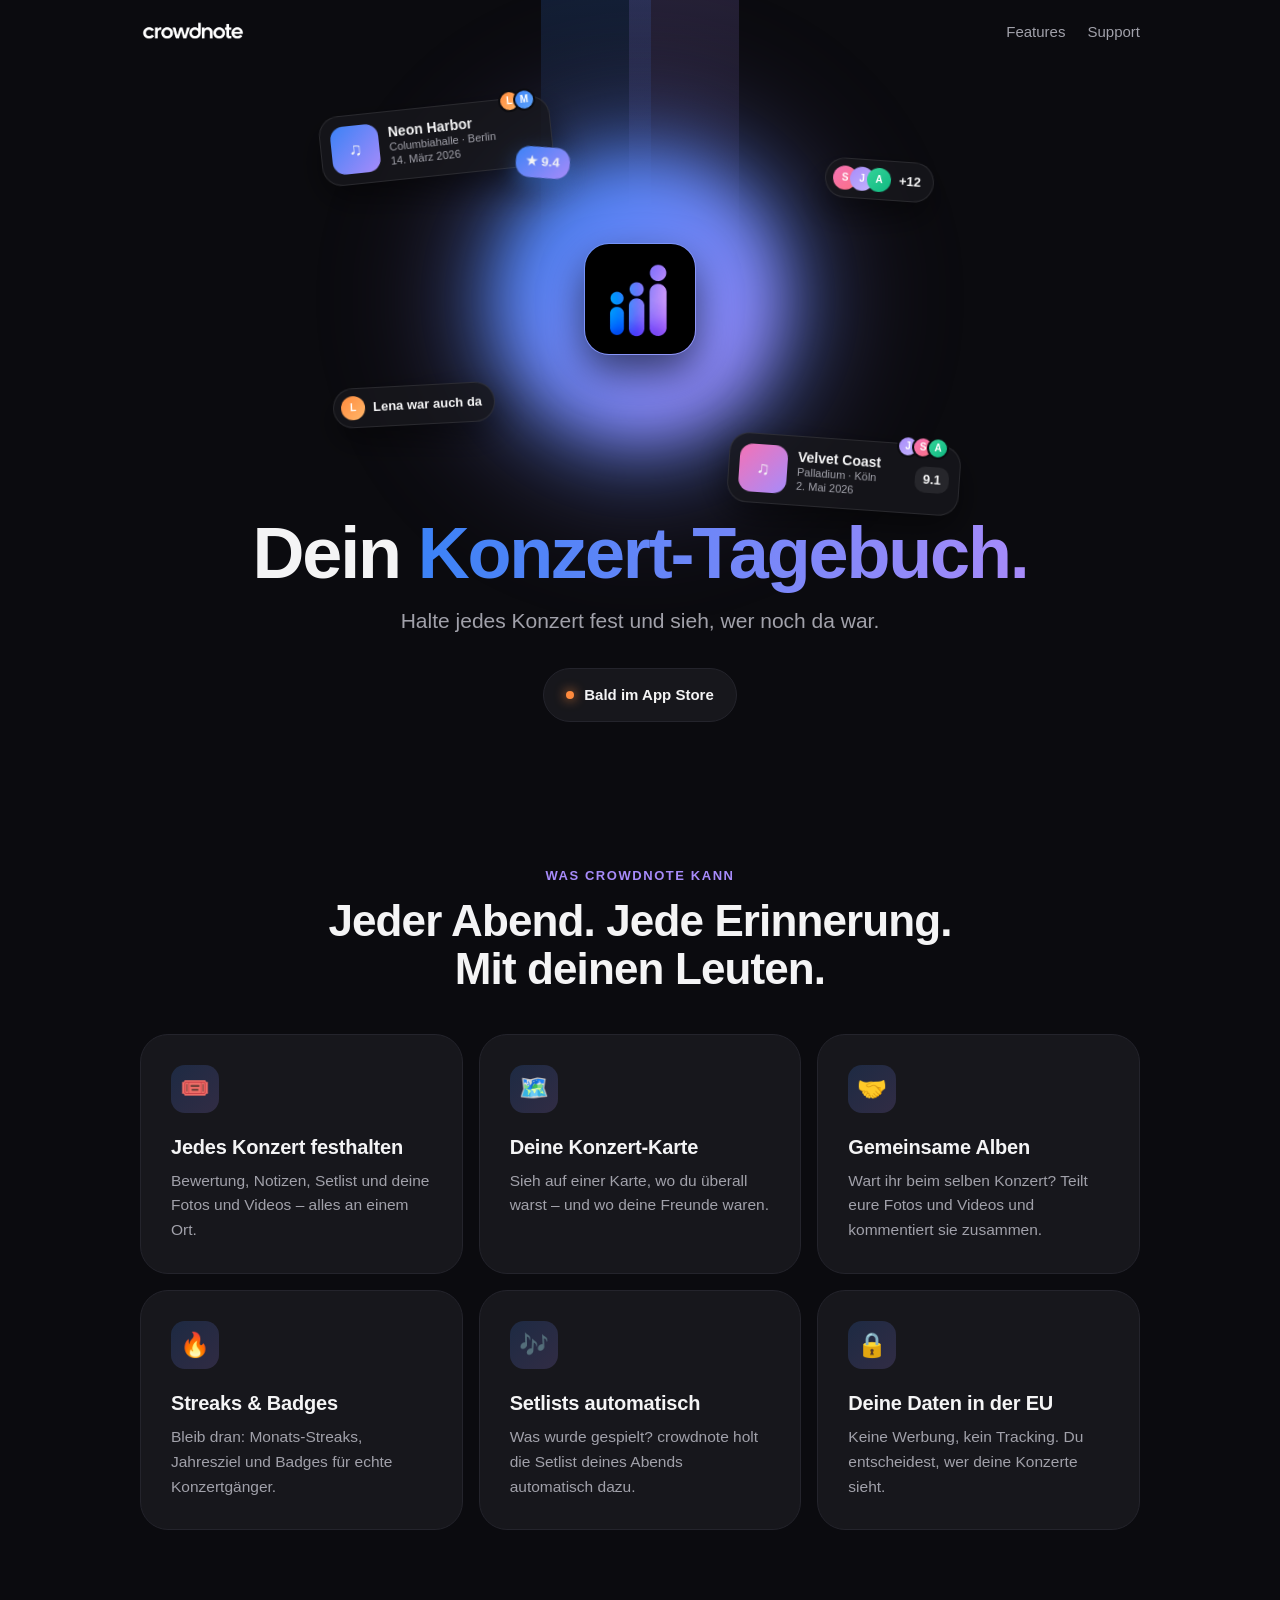
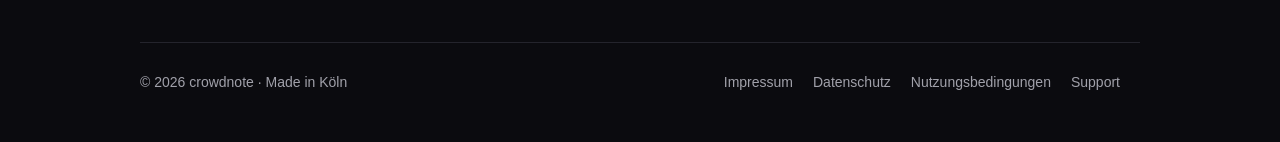
<file: index.html>
<!doctype html>
<html lang="de"><head><meta charset="utf-8">
<meta name="viewport" content="width=device-width,initial-scale=1">
<title>crowdnote – Dein Konzert-Tagebuch</title>
<meta name="description" content="Halte jedes Konzert fest und sieh, wer noch da war.">
<meta name="theme-color" content="#0B0B0F">
<meta property="og:title" content="crowdnote – Dein Konzert-Tagebuch">
<meta property="og:description" content="Halte jedes Konzert fest und sieh, wer noch da war.">
<meta property="og:image" content="https://crowdnote.de/icon.png">
<link rel="icon" type="image/png" sizes="32x32" href="/favicon-32.png">
<link rel="icon" type="image/png" sizes="512x512" href="/icon.png">
<link rel="apple-touch-icon" href="/apple-touch-icon.png">
<link rel="stylesheet" href="/style.css?v=83e5bb01">
<script>document.documentElement.classList.add("js")</script>
</head><body>
<header class="top"><div class="wrap"><a href="/"><img src="/wordmark.png" alt="crowdnote"></a>
<nav><a href="#features">Features</a><a href="/support/">Support</a></nav></div></header>
<main>
<section class="hero"><div class="wrap">
<div class="stage" aria-hidden="true">
  <div class="cone l"></div><div class="cone r"></div><div class="glow"></div>
  <div class="mark"><img src="/icon.png" alt=""></div>
  <div class="float f1"><div class="tcard"><div class="art" style="background:linear-gradient(135deg,#3B82F6,#A78BFA)">♫</div><div class="info"><b>Neon Harbor</b><small>Columbiahalle · Berlin</small><small>14. März 2026</small></div><div class="friends"><span class="av" style="background:linear-gradient(135deg,#FF8A3D,#FFB86B);animation-delay:.9s">L</span><span class="av" style="background:linear-gradient(135deg,#3B82F6,#60A5FA);animation-delay:1.02s">M</span></div><div class="sticker"><div class="bubble">★ 9.4</div></div></div></div>
  <div class="float f2"><div class="chip"><span class="stack"><span class="av" style="background:linear-gradient(135deg,#F472B6,#FB7185);">S</span><span class="av" style="background:linear-gradient(135deg,#A78BFA,#C4B5FD);">J</span><span class="av" style="background:linear-gradient(135deg,#34D399,#10B981);">A</span></span>+12</div></div>
  <div class="float f3"><div class="chip"><span class="av" style="background:linear-gradient(135deg,#FF8A3D,#FFB86B);">L</span>Lena war auch da</div></div>
  <div class="float f4"></div>
</div>
<h1 class="up" style="--d:.25s">Dein <span class="grad">Konzert-Tagebuch.</span></h1>
<p class="sub up" style="--d:.35s">Halte jedes Konzert fest und sieh, wer noch da war.</p>
<div class="up" style="--d:.45s"><span class="badge"><span class="dot"></span>Bald im App Store</span></div>
</div></section>

<section class="block" id="features"><div class="wrap">
<div class="kicker reveal">Was crowdnote kann</div>
<h2 class="title reveal" style="--d:.05s">Jeder Abend. Jede Erinnerung. Mit deinen Leuten.</h2>
<div class="features">
<div class="card reveal" style="--d:.05s"><div class="icon">🎟️</div><h3>Jedes Konzert festhalten</h3><p>Bewertung, Notizen, Setlist und deine Fotos und Videos – alles an einem Ort.</p></div>
<div class="card reveal" style="--d:.15s"><div class="icon">🗺️</div><h3>Deine Konzert-Karte</h3><p>Sieh auf einer Karte, wo du überall warst – und wo deine Freunde waren.</p></div>
<div class="card reveal" style="--d:.25s"><div class="icon">🤝</div><h3>Gemeinsame Alben</h3><p>Wart ihr beim selben Konzert? Teilt eure Fotos und Videos und kommentiert sie zusammen.</p></div>
<div class="card reveal" style="--d:.05s"><div class="icon">🔥</div><h3>Streaks & Badges</h3><p>Bleib dran: Monats-Streaks, Jahresziel und Badges für echte Konzertgänger.</p></div>
<div class="card reveal" style="--d:.15s"><div class="icon">🎶</div><h3>Setlists automatisch</h3><p>Was wurde gespielt? crowdnote holt die Setlist deines Abends automatisch dazu.</p></div>
<div class="card reveal" style="--d:.25s"><div class="icon">🔒</div><h3>Deine Daten in der EU</h3><p>Keine Werbung, kein Tracking. Du entscheidest, wer deine Konzerte sieht.</p></div>
</div>
</div></section>

</main>
<div class="wrap"><footer><span>© 2026 crowdnote · Made in Köln</span>
<nav><a href="/impressum/">Impressum</a><a href="/datenschutz/">Datenschutz</a><a href="/nutzungsbedingungen/">Nutzungsbedingungen</a><a href="/support/">Support</a></nav></footer></div>
<script src="/site.js?v=83e5bb01"></script>
</body></html>
</file>
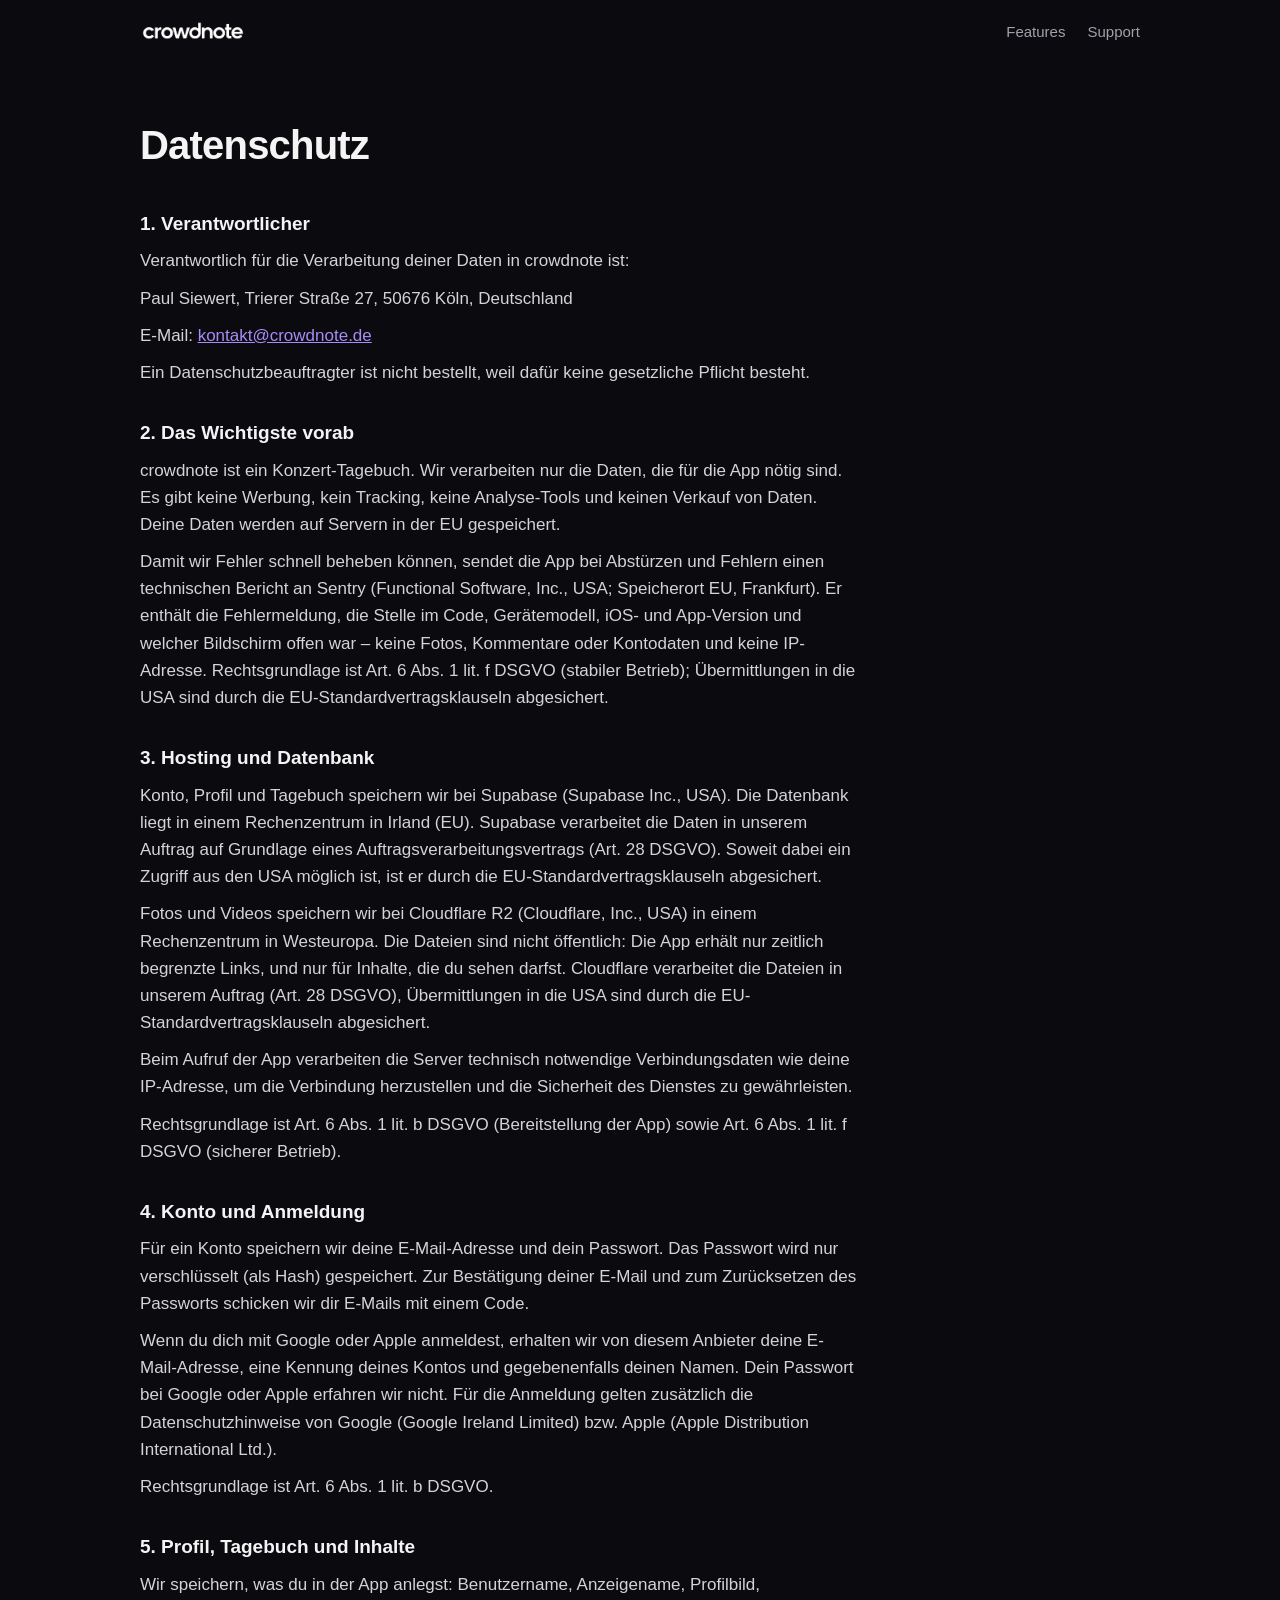
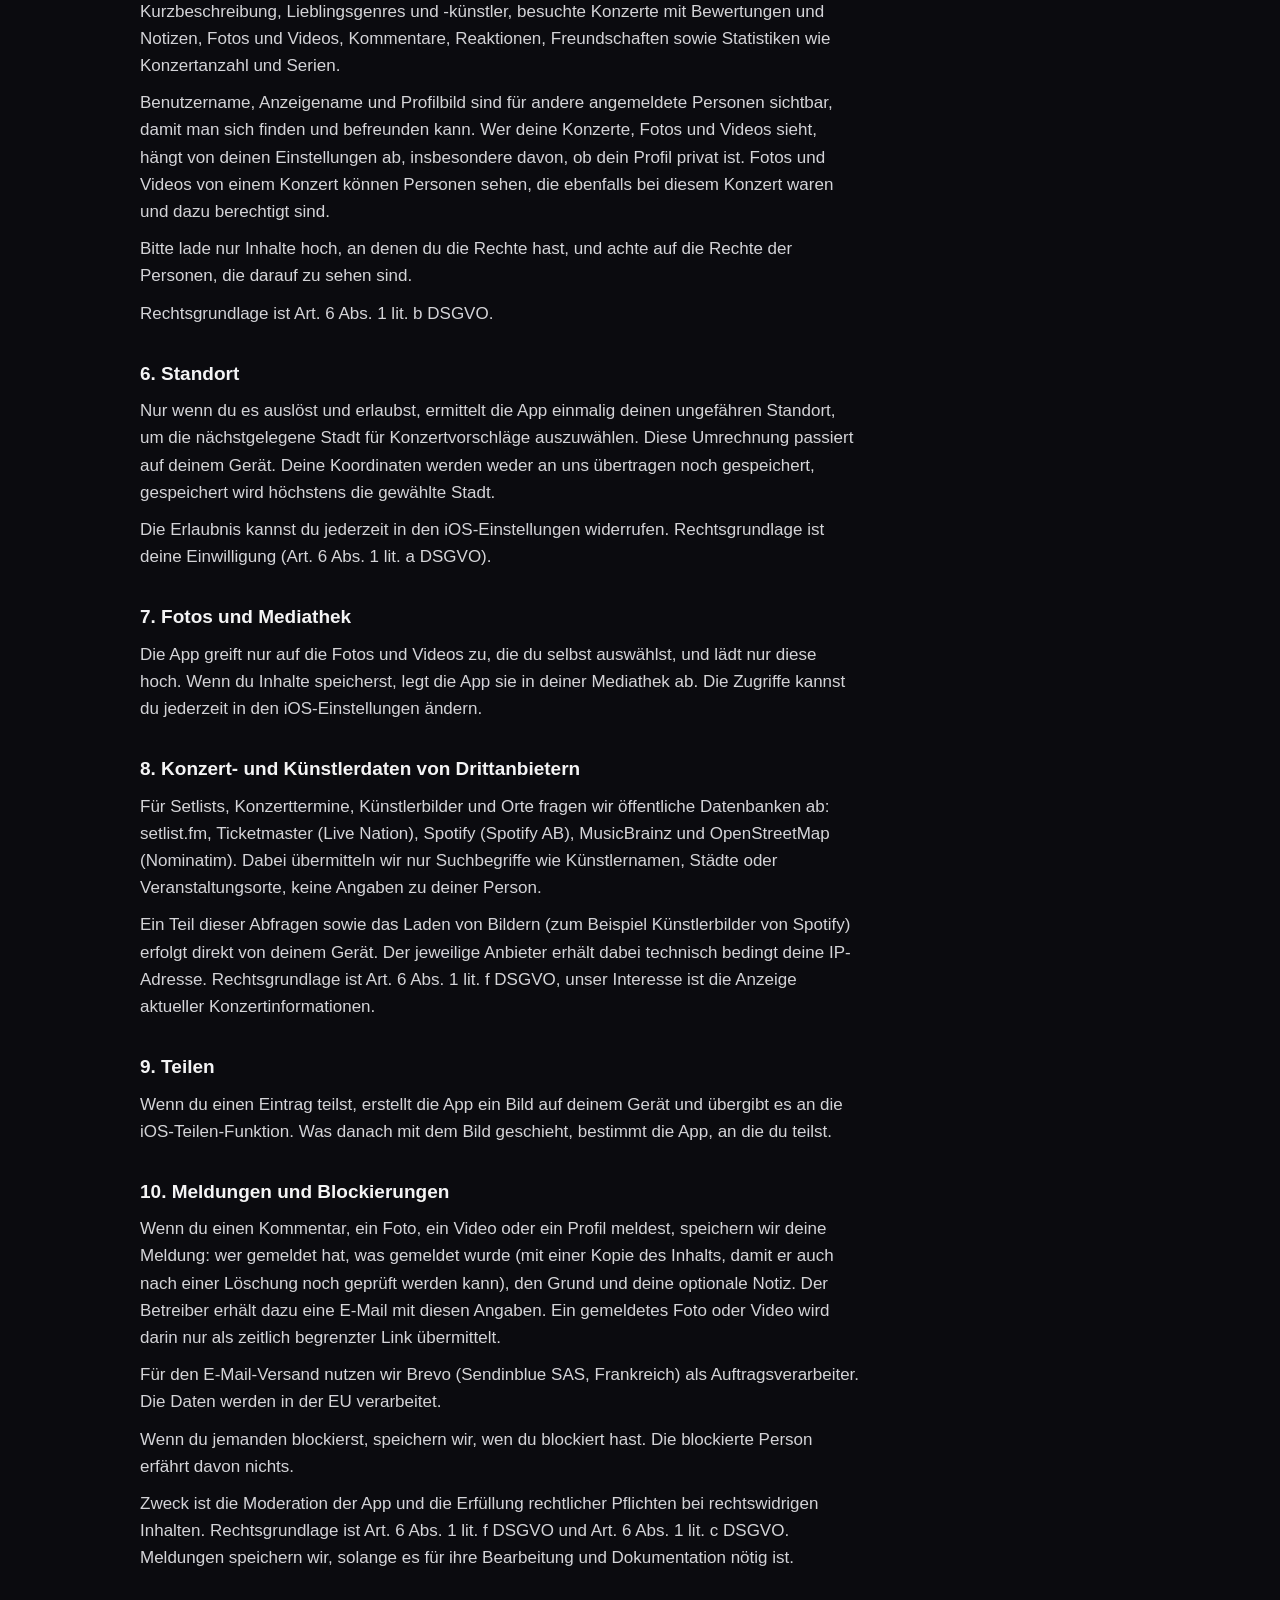
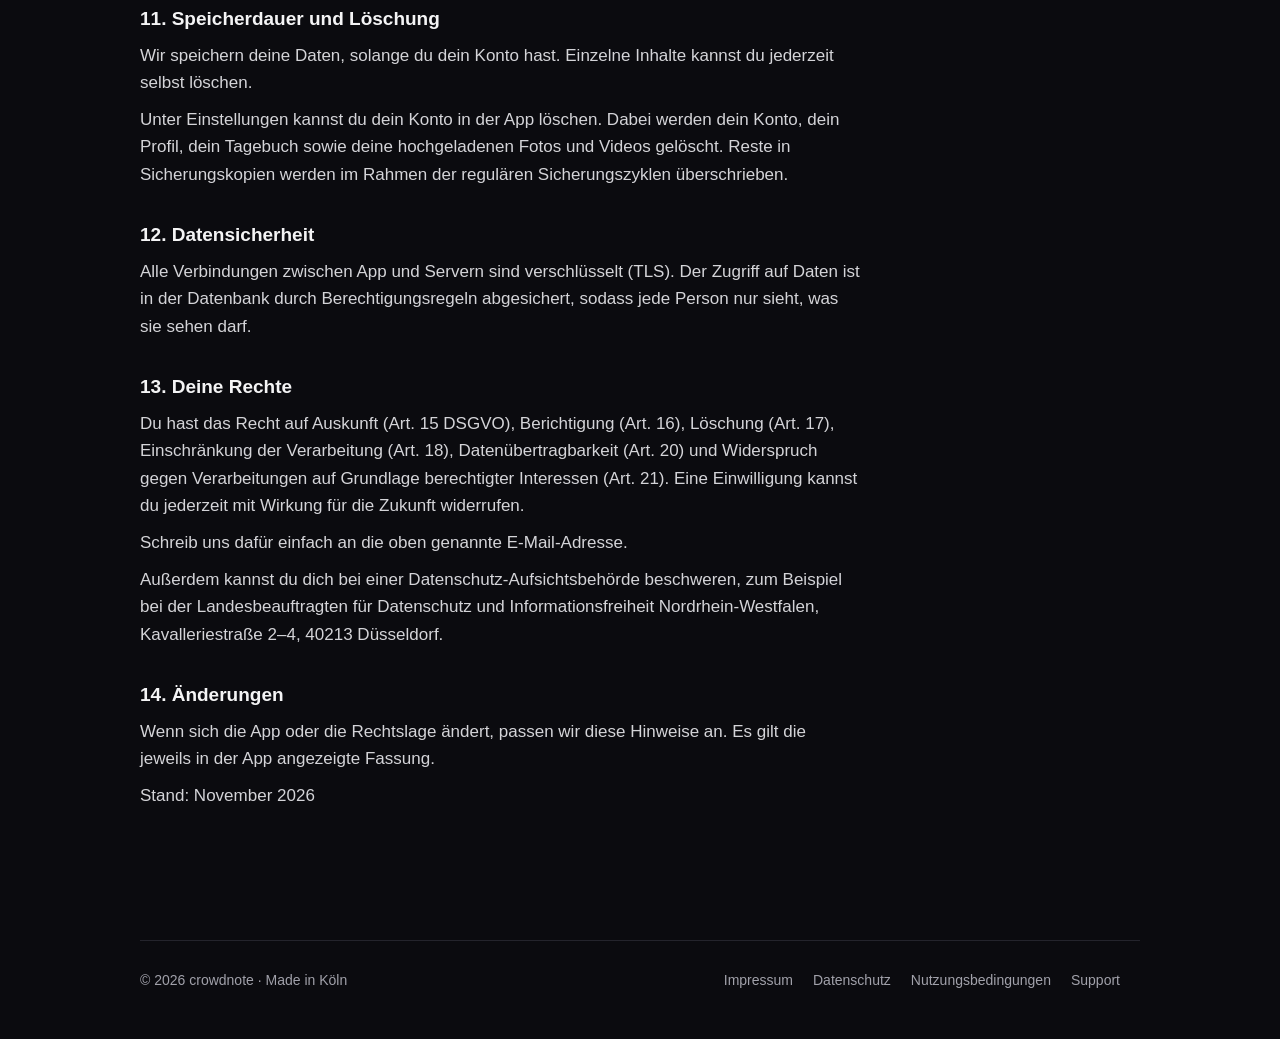
<file: datenschutz/index.html>
<!doctype html>
<html lang="de"><head><meta charset="utf-8">
<meta name="viewport" content="width=device-width,initial-scale=1">
<title>Datenschutz – crowdnote</title>
<meta name="description" content="Datenschutz von crowdnote">
<meta name="theme-color" content="#0B0B0F">
<meta property="og:title" content="Datenschutz – crowdnote">
<meta property="og:description" content="Datenschutz von crowdnote">
<meta property="og:image" content="https://crowdnote.de/icon.png">
<link rel="icon" type="image/png" sizes="32x32" href="/favicon-32.png">
<link rel="icon" type="image/png" sizes="512x512" href="/icon.png">
<link rel="apple-touch-icon" href="/apple-touch-icon.png">
<link rel="stylesheet" href="/style.css?v=83e5bb01">
<script>document.documentElement.classList.add("js")</script>
</head><body>
<header class="top"><div class="wrap"><a href="/"><img src="/wordmark.png" alt="crowdnote"></a>
<nav><a href="/#features">Features</a><a href="/support/">Support</a></nav></div></header>
<main class="wrap"><article class="doc"><h1>Datenschutz</h1>
<h2>1. Verantwortlicher</h2>
<p>Verantwortlich für die Verarbeitung deiner Daten in crowdnote ist:</p>
<p>Paul Siewert, Trierer Straße 27, 50676 Köln, Deutschland</p>
<p>E-Mail: <a href="mailto:kontakt@crowdnote.de">kontakt@crowdnote.de</a></p>
<p>Ein Datenschutzbeauftragter ist nicht bestellt, weil dafür keine gesetzliche Pflicht besteht.</p>
<h2>2. Das Wichtigste vorab</h2>
<p>crowdnote ist ein Konzert-Tagebuch. Wir verarbeiten nur die Daten, die für die App nötig sind. Es gibt keine Werbung, kein Tracking, keine Analyse-Tools und keinen Verkauf von Daten. Deine Daten werden auf Servern in der EU gespeichert.</p>
<p>Damit wir Fehler schnell beheben können, sendet die App bei Abstürzen und Fehlern einen technischen Bericht an Sentry (Functional Software, Inc., USA; Speicherort EU, Frankfurt). Er enthält die Fehlermeldung, die Stelle im Code, Gerätemodell, iOS- und App-Version und welcher Bildschirm offen war – keine Fotos, Kommentare oder Kontodaten und keine IP-Adresse. Rechtsgrundlage ist Art. 6 Abs. 1 lit. f DSGVO (stabiler Betrieb); Übermittlungen in die USA sind durch die EU-Standardvertragsklauseln abgesichert.</p>
<h2>3. Hosting und Datenbank</h2>
<p>Konto, Profil und Tagebuch speichern wir bei Supabase (Supabase Inc., USA). Die Datenbank liegt in einem Rechenzentrum in Irland (EU). Supabase verarbeitet die Daten in unserem Auftrag auf Grundlage eines Auftragsverarbeitungsvertrags (Art. 28 DSGVO). Soweit dabei ein Zugriff aus den USA möglich ist, ist er durch die EU-Standardvertragsklauseln abgesichert.</p>
<p>Fotos und Videos speichern wir bei Cloudflare R2 (Cloudflare, Inc., USA) in einem Rechenzentrum in Westeuropa. Die Dateien sind nicht öffentlich: Die App erhält nur zeitlich begrenzte Links, und nur für Inhalte, die du sehen darfst. Cloudflare verarbeitet die Dateien in unserem Auftrag (Art. 28 DSGVO), Übermittlungen in die USA sind durch die EU-Standardvertragsklauseln abgesichert.</p>
<p>Beim Aufruf der App verarbeiten die Server technisch notwendige Verbindungsdaten wie deine IP-Adresse, um die Verbindung herzustellen und die Sicherheit des Dienstes zu gewährleisten.</p>
<p>Rechtsgrundlage ist Art. 6 Abs. 1 lit. b DSGVO (Bereitstellung der App) sowie Art. 6 Abs. 1 lit. f DSGVO (sicherer Betrieb).</p>
<h2>4. Konto und Anmeldung</h2>
<p>Für ein Konto speichern wir deine E-Mail-Adresse und dein Passwort. Das Passwort wird nur verschlüsselt (als Hash) gespeichert. Zur Bestätigung deiner E-Mail und zum Zurücksetzen des Passworts schicken wir dir E-Mails mit einem Code.</p>
<p>Wenn du dich mit Google oder Apple anmeldest, erhalten wir von diesem Anbieter deine E-Mail-Adresse, eine Kennung deines Kontos und gegebenenfalls deinen Namen. Dein Passwort bei Google oder Apple erfahren wir nicht. Für die Anmeldung gelten zusätzlich die Datenschutzhinweise von Google (Google Ireland Limited) bzw. Apple (Apple Distribution International Ltd.).</p>
<p>Rechtsgrundlage ist Art. 6 Abs. 1 lit. b DSGVO.</p>
<h2>5. Profil, Tagebuch und Inhalte</h2>
<p>Wir speichern, was du in der App anlegst: Benutzername, Anzeigename, Profilbild, Kurzbeschreibung, Lieblingsgenres und -künstler, besuchte Konzerte mit Bewertungen und Notizen, Fotos und Videos, Kommentare, Reaktionen, Freundschaften sowie Statistiken wie Konzertanzahl und Serien.</p>
<p>Benutzername, Anzeigename und Profilbild sind für andere angemeldete Personen sichtbar, damit man sich finden und befreunden kann. Wer deine Konzerte, Fotos und Videos sieht, hängt von deinen Einstellungen ab, insbesondere davon, ob dein Profil privat ist. Fotos und Videos von einem Konzert können Personen sehen, die ebenfalls bei diesem Konzert waren und dazu berechtigt sind.</p>
<p>Bitte lade nur Inhalte hoch, an denen du die Rechte hast, und achte auf die Rechte der Personen, die darauf zu sehen sind.</p>
<p>Rechtsgrundlage ist Art. 6 Abs. 1 lit. b DSGVO.</p>
<h2>6. Standort</h2>
<p>Nur wenn du es auslöst und erlaubst, ermittelt die App einmalig deinen ungefähren Standort, um die nächstgelegene Stadt für Konzertvorschläge auszuwählen. Diese Umrechnung passiert auf deinem Gerät. Deine Koordinaten werden weder an uns übertragen noch gespeichert, gespeichert wird höchstens die gewählte Stadt.</p>
<p>Die Erlaubnis kannst du jederzeit in den iOS-Einstellungen widerrufen. Rechtsgrundlage ist deine Einwilligung (Art. 6 Abs. 1 lit. a DSGVO).</p>
<h2>7. Fotos und Mediathek</h2>
<p>Die App greift nur auf die Fotos und Videos zu, die du selbst auswählst, und lädt nur diese hoch. Wenn du Inhalte speicherst, legt die App sie in deiner Mediathek ab. Die Zugriffe kannst du jederzeit in den iOS-Einstellungen ändern.</p>
<h2>8. Konzert- und Künstlerdaten von Drittanbietern</h2>
<p>Für Setlists, Konzerttermine, Künstlerbilder und Orte fragen wir öffentliche Datenbanken ab: setlist.fm, Ticketmaster (Live Nation), Spotify (Spotify AB), MusicBrainz und OpenStreetMap (Nominatim). Dabei übermitteln wir nur Suchbegriffe wie Künstlernamen, Städte oder Veranstaltungsorte, keine Angaben zu deiner Person.</p>
<p>Ein Teil dieser Abfragen sowie das Laden von Bildern (zum Beispiel Künstlerbilder von Spotify) erfolgt direkt von deinem Gerät. Der jeweilige Anbieter erhält dabei technisch bedingt deine IP-Adresse. Rechtsgrundlage ist Art. 6 Abs. 1 lit. f DSGVO, unser Interesse ist die Anzeige aktueller Konzertinformationen.</p>
<h2>9. Teilen</h2>
<p>Wenn du einen Eintrag teilst, erstellt die App ein Bild auf deinem Gerät und übergibt es an die iOS-Teilen-Funktion. Was danach mit dem Bild geschieht, bestimmt die App, an die du teilst.</p>
<h2>10. Meldungen und Blockierungen</h2>
<p>Wenn du einen Kommentar, ein Foto, ein Video oder ein Profil meldest, speichern wir deine Meldung: wer gemeldet hat, was gemeldet wurde (mit einer Kopie des Inhalts, damit er auch nach einer Löschung noch geprüft werden kann), den Grund und deine optionale Notiz. Der Betreiber erhält dazu eine E-Mail mit diesen Angaben. Ein gemeldetes Foto oder Video wird darin nur als zeitlich begrenzter Link übermittelt.</p>
<p>Für den E-Mail-Versand nutzen wir Brevo (Sendinblue SAS, Frankreich) als Auftragsverarbeiter. Die Daten werden in der EU verarbeitet.</p>
<p>Wenn du jemanden blockierst, speichern wir, wen du blockiert hast. Die blockierte Person erfährt davon nichts.</p>
<p>Zweck ist die Moderation der App und die Erfüllung rechtlicher Pflichten bei rechtswidrigen Inhalten. Rechtsgrundlage ist Art. 6 Abs. 1 lit. f DSGVO und Art. 6 Abs. 1 lit. c DSGVO. Meldungen speichern wir, solange es für ihre Bearbeitung und Dokumentation nötig ist.</p>
<h2>11. Speicherdauer und Löschung</h2>
<p>Wir speichern deine Daten, solange du dein Konto hast. Einzelne Inhalte kannst du jederzeit selbst löschen.</p>
<p>Unter Einstellungen kannst du dein Konto in der App löschen. Dabei werden dein Konto, dein Profil, dein Tagebuch sowie deine hochgeladenen Fotos und Videos gelöscht. Reste in Sicherungskopien werden im Rahmen der regulären Sicherungszyklen überschrieben.</p>
<h2>12. Datensicherheit</h2>
<p>Alle Verbindungen zwischen App und Servern sind verschlüsselt (TLS). Der Zugriff auf Daten ist in der Datenbank durch Berechtigungsregeln abgesichert, sodass jede Person nur sieht, was sie sehen darf.</p>
<h2>13. Deine Rechte</h2>
<p>Du hast das Recht auf Auskunft (Art. 15 DSGVO), Berichtigung (Art. 16), Löschung (Art. 17), Einschränkung der Verarbeitung (Art. 18), Datenübertragbarkeit (Art. 20) und Widerspruch gegen Verarbeitungen auf Grundlage berechtigter Interessen (Art. 21). Eine Einwilligung kannst du jederzeit mit Wirkung für die Zukunft widerrufen.</p>
<p>Schreib uns dafür einfach an die oben genannte E-Mail-Adresse.</p>
<p>Außerdem kannst du dich bei einer Datenschutz-Aufsichtsbehörde beschweren, zum Beispiel bei der Landesbeauftragten für Datenschutz und Informationsfreiheit Nordrhein-Westfalen, Kavalleriestraße 2–4, 40213 Düsseldorf.</p>
<h2>14. Änderungen</h2>
<p>Wenn sich die App oder die Rechtslage ändert, passen wir diese Hinweise an. Es gilt die jeweils in der App angezeigte Fassung.</p>
<p>Stand: November 2026</p>
</article></main>
<div class="wrap"><footer><span>© 2026 crowdnote · Made in Köln</span>
<nav><a href="/impressum/">Impressum</a><a href="/datenschutz/">Datenschutz</a><a href="/nutzungsbedingungen/">Nutzungsbedingungen</a><a href="/support/">Support</a></nav></footer></div>
<script src="/site.js?v=83e5bb01"></script>
</body></html>
</file>
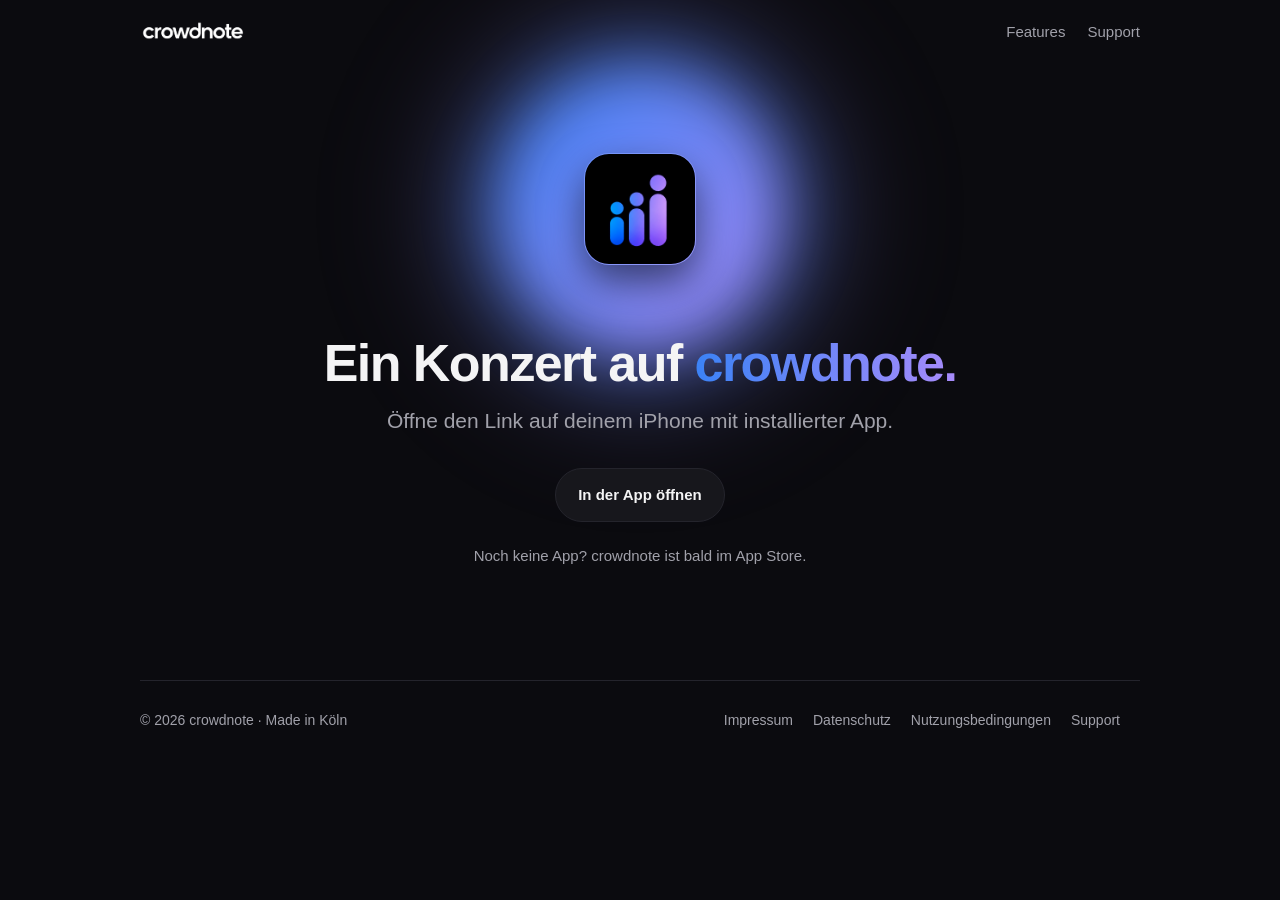
<file: e/index.html>
<!doctype html>
<html lang="de"><head><meta charset="utf-8">
<meta name="viewport" content="width=device-width,initial-scale=1">
<title>Ein Konzert auf crowdnote</title>
<meta name="description" content="Schau dir dieses Konzert in crowdnote an – dem Konzert-Tagebuch.">
<meta name="theme-color" content="#0B0B0F">
<meta property="og:title" content="Ein Konzert auf crowdnote">
<meta property="og:description" content="Schau dir dieses Konzert in crowdnote an – dem Konzert-Tagebuch.">
<meta property="og:image" content="https://crowdnote.de/icon.png">
<link rel="icon" type="image/png" sizes="32x32" href="/favicon-32.png">
<link rel="icon" type="image/png" sizes="512x512" href="/icon.png">
<link rel="apple-touch-icon" href="/apple-touch-icon.png">
<link rel="stylesheet" href="/style.css?v=83e5bb01">
<script>document.documentElement.classList.add("js")</script>
</head><body>
<header class="top"><div class="wrap"><a href="/"><img src="/wordmark.png" alt="crowdnote"></a>
<nav><a href="/#features">Features</a><a href="/support/">Support</a></nav></div></header>
<main class="wrap"><section class="hero"><div class="stage" style="height:240px" aria-hidden="true">
  <div class="glow"></div><div class="mark"><img src="/icon.png" alt=""></div>
</div>
<h1 class="up" style="--d:.1s;font-size:clamp(32px,6vw,52px)">Ein Konzert auf <span class="grad">crowdnote.</span></h1>
<p class="sub up" style="--d:.2s" id="hint">Öffne den Link auf deinem iPhone mit installierter App.</p>
<div class="up" style="--d:.3s"><a class="badge" id="open" href="/" style="text-decoration:none">In der App öffnen</a></div>
<p class="sub up" style="--d:.4s;font-size:15px;margin-top:22px">Noch keine App? crowdnote ist bald im App Store.</p>
</section></main>
<div class="wrap"><footer><span>© 2026 crowdnote · Made in Köln</span>
<nav><a href="/impressum/">Impressum</a><a href="/datenschutz/">Datenschutz</a><a href="/nutzungsbedingungen/">Nutzungsbedingungen</a><a href="/support/">Support</a></nav></footer></div>
<script>
(function(){
  var id = new URLSearchParams(location.search).get('id') || '';
  if (!/^[0-9a-f-]{36}$/i.test(id)) return;
  var url = 'cn://entry/' + id;
  document.getElementById('open').href = url;
  location.href = url;
})();
</script>
<script src="/site.js?v=83e5bb01"></script>
</body></html>
</file>
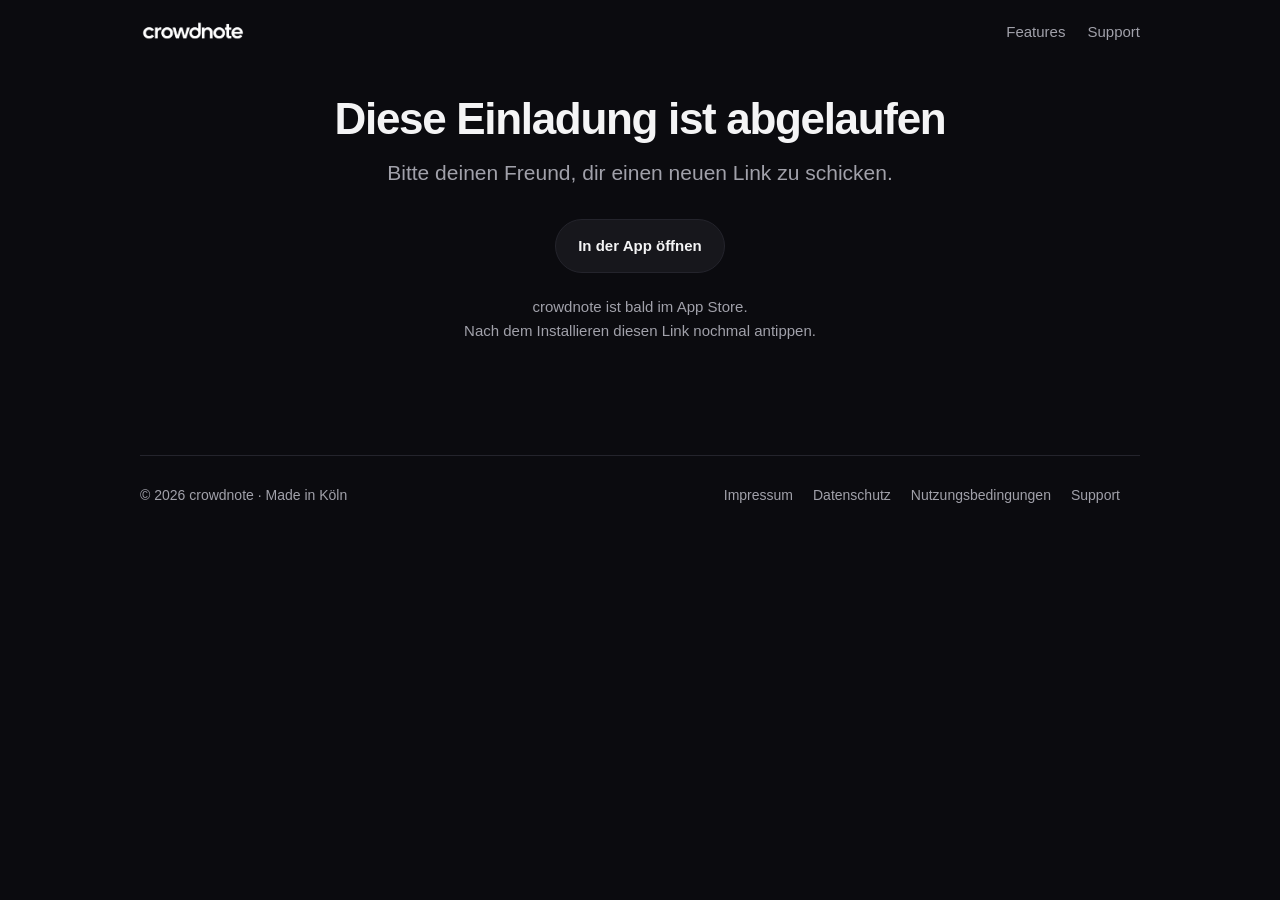
<file: i/index.html>
<!doctype html>
<html lang="de"><head><meta charset="utf-8">
<meta name="viewport" content="width=device-width,initial-scale=1">
<title>Du hast ein Ticket auf crowdnote</title>
<meta name="description" content="Trag das Konzert bei crowdnote ein und teilt eure Fotos.">
<meta name="theme-color" content="#0B0B0F">
<meta property="og:title" content="Du hast ein Ticket auf crowdnote">
<meta property="og:description" content="Trag das Konzert bei crowdnote ein und teilt eure Fotos.">
<meta property="og:image" content="https://crowdnote.de/icon.png">
<link rel="icon" type="image/png" sizes="32x32" href="/favicon-32.png">
<link rel="icon" type="image/png" sizes="512x512" href="/icon.png">
<link rel="apple-touch-icon" href="/apple-touch-icon.png">
<link rel="stylesheet" href="/style.css?v=83e5bb01">
<script>document.documentElement.classList.add("js")</script>
<style>
.ticket{max-width:420px;margin:24px auto 0;text-align:left;border-radius:20px;background:#17171f;border:1px solid #26262f;overflow:hidden}
.ticket .top2{display:flex;gap:12px;padding:14px}
.ticket .art{width:64px;height:64px;border-radius:12px;background:#26262f;object-fit:cover;flex:none}
.ticket .band{font-size:20px;font-weight:800}
.ticket .meta{font-size:13px;color:#9a9aa6;margin-top:3px}
.ticket .sep{border-top:1px dashed #33333d;margin:0 10px}
.ticket .rate{display:flex;justify-content:space-between;align-items:center;padding:12px 14px;font-size:13px;color:#9a9aa6}
.ticket .pill{padding:5px 10px;border-radius:14px;background:rgba(61,99,245,.18);color:#8fa6ff;font-weight:600;font-size:12px}
.ticket .quote{padding:0 14px 14px;font-size:14px;line-height:1.4;color:#d6d6de}
.who b{color:#FF8A3D}
</style>
</head><body>
<header class="top"><div class="wrap"><a href="/"><img src="/wordmark.png" alt="crowdnote"></a>
<nav><a href="/#features">Features</a><a href="/support/">Support</a></nav></div></header>
<main class="wrap"><section class="hero"><h1 class="up" style="--d:.1s;font-size:clamp(28px,6vw,44px)" id="title">Du hast ein <span class="grad">Ticket.</span></h1>
<p class="sub up who" style="--d:.2s" id="who"></p>
<div class="ticket up" style="--d:.25s" id="ticket" hidden>
  <div class="top2"><img class="art" id="art" alt="" hidden><div><div class="band" id="band"></div><div class="meta" id="venue"></div><div class="meta" id="date"></div></div></div>
  <div class="sep"></div>
  <div class="rate"><span id="ratelabel"></span><span class="pill" id="rating" hidden></span></div>
  <div class="quote" id="notes" hidden></div>
</div>
<p class="sub up" style="--d:.3s" id="hint">Öffne den Link auf deinem iPhone mit installierter App.</p>
<div class="up" style="--d:.35s"><a class="badge" id="open" href="/" style="text-decoration:none">In der App öffnen</a></div>
<p class="sub up" style="--d:.4s;font-size:15px;margin-top:22px">crowdnote ist bald im App Store.<br>Nach dem Installieren diesen Link nochmal antippen.</p>
</section></main>
<div class="wrap"><footer><span>© 2026 crowdnote · Made in Köln</span>
<nav><a href="/impressum/">Impressum</a><a href="/datenschutz/">Datenschutz</a><a href="/nutzungsbedingungen/">Nutzungsbedingungen</a><a href="/support/">Support</a></nav></footer></div>
<script>
(function(){
  var code = new URLSearchParams(location.search).get('c') || '';
  var $ = function(id){ return document.getElementById(id); };
  function expired(){
    $('title').textContent = 'Diese Einladung ist abgelaufen';
    $('who').textContent = 'Bitte deinen Freund, dir einen neuen Link zu schicken.';
    $('hint').hidden = true;
    $('open').hidden = true;
  }
  if (!/^[A-Za-z0-9]{6,32}$/.test(code)) { expired(); return; }
  var url = 'cn://invite/' + code;
  $('open').href = url;
  fetch('https://mlqaowwvmjirtveqegkp.supabase.co/rest/v1/rpc/get_concert_invite', {
    method: 'POST',
    headers: {
      'Content-Type': 'application/json',
      'apikey': 'sb_publishable_QFJ4fH0dscFODkwE9G1cNg_kBkrQ-X8'
    },
    body: JSON.stringify({ p_code: code })
  }).then(function(r){ return r.ok ? r.json() : []; }).then(function(rows){
    var r = Array.isArray(rows) ? rows[0] : rows;
    if (!r) { expired(); return; }
    $('title').textContent = 'Du warst auch dabei?';
    var who = $('who');
    var b = document.createElement('b');
    b.textContent = r.inviter_username;
    who.appendChild(b);
    who.appendChild(document.createTextNode(' war mit dir bei '));
    var a = document.createElement('b');
    a.textContent = r.artist_name;
    who.appendChild(a);
    $('band').textContent = r.artist_name;
    $('venue').textContent = r.venue_name + ' · ' + r.city;
    $('date').textContent = new Date(r.concert_date).toLocaleDateString('de-DE', { day: 'numeric', month: 'long', year: 'numeric' });
    $('ratelabel').textContent = r.inviter_username + 's Rating';
    if (typeof r.rating === 'number') { $('rating').textContent = '★ ' + r.rating.toFixed(1); $('rating').hidden = false; }
    if (r.notes && r.notes.trim()) { $('notes').textContent = '„' + r.notes.trim() + '“'; $('notes').hidden = false; }
    if (r.artist_image_url && /^https:\/\//.test(r.artist_image_url)) { $('art').src = r.artist_image_url; $('art').hidden = false; }
    $('ticket').hidden = false;
  }).catch(function(){});
  location.href = url;
})();
</script>
<script src="/site.js?v=83e5bb01"></script>
</body></html>
</file>
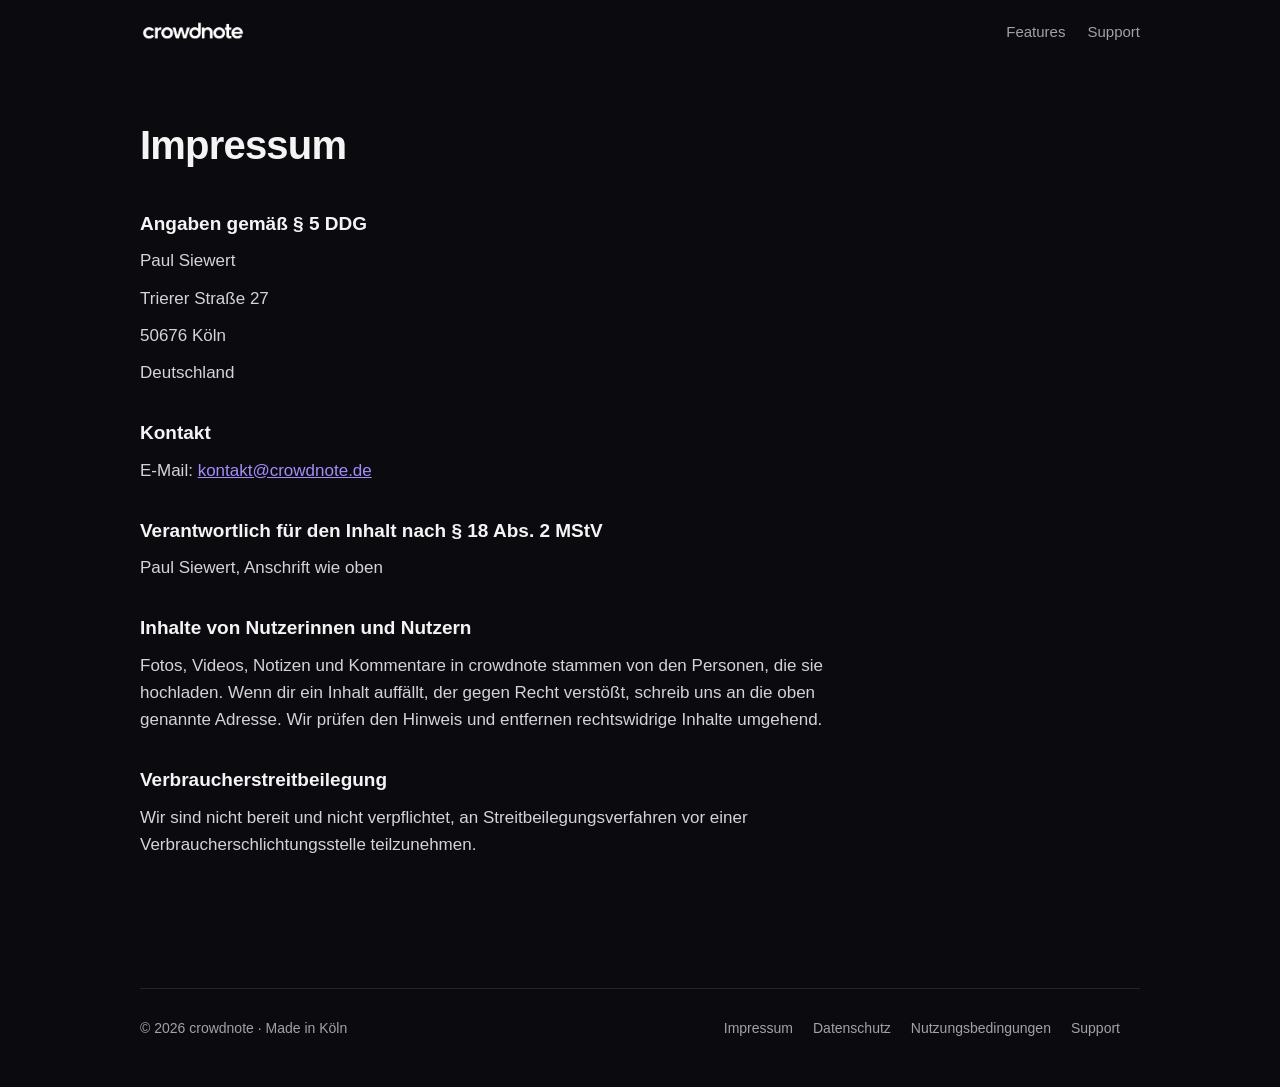
<file: impressum/index.html>
<!doctype html>
<html lang="de"><head><meta charset="utf-8">
<meta name="viewport" content="width=device-width,initial-scale=1">
<title>Impressum – crowdnote</title>
<meta name="description" content="Impressum von crowdnote">
<meta name="theme-color" content="#0B0B0F">
<meta property="og:title" content="Impressum – crowdnote">
<meta property="og:description" content="Impressum von crowdnote">
<meta property="og:image" content="https://crowdnote.de/icon.png">
<link rel="icon" type="image/png" sizes="32x32" href="/favicon-32.png">
<link rel="icon" type="image/png" sizes="512x512" href="/icon.png">
<link rel="apple-touch-icon" href="/apple-touch-icon.png">
<link rel="stylesheet" href="/style.css?v=83e5bb01">
<script>document.documentElement.classList.add("js")</script>
</head><body>
<header class="top"><div class="wrap"><a href="/"><img src="/wordmark.png" alt="crowdnote"></a>
<nav><a href="/#features">Features</a><a href="/support/">Support</a></nav></div></header>
<main class="wrap"><article class="doc"><h1>Impressum</h1>
<h2>Angaben gemäß § 5 DDG</h2>
<p>Paul Siewert</p>
<p>Trierer Straße 27</p>
<p>50676 Köln</p>
<p>Deutschland</p>
<h2>Kontakt</h2>
<p>E-Mail: <a href="mailto:kontakt@crowdnote.de">kontakt@crowdnote.de</a></p>
<h2>Verantwortlich für den Inhalt nach § 18 Abs. 2 MStV</h2>
<p>Paul Siewert, Anschrift wie oben</p>
<h2>Inhalte von Nutzerinnen und Nutzern</h2>
<p>Fotos, Videos, Notizen und Kommentare in crowdnote stammen von den Personen, die sie hochladen. Wenn dir ein Inhalt auffällt, der gegen Recht verstößt, schreib uns an die oben genannte Adresse. Wir prüfen den Hinweis und entfernen rechtswidrige Inhalte umgehend.</p>
<h2>Verbraucherstreitbeilegung</h2>
<p>Wir sind nicht bereit und nicht verpflichtet, an Streitbeilegungsverfahren vor einer Verbraucherschlichtungsstelle teilzunehmen.</p>
</article></main>
<div class="wrap"><footer><span>© 2026 crowdnote · Made in Köln</span>
<nav><a href="/impressum/">Impressum</a><a href="/datenschutz/">Datenschutz</a><a href="/nutzungsbedingungen/">Nutzungsbedingungen</a><a href="/support/">Support</a></nav></footer></div>
<script src="/site.js?v=83e5bb01"></script>
</body></html>
</file>
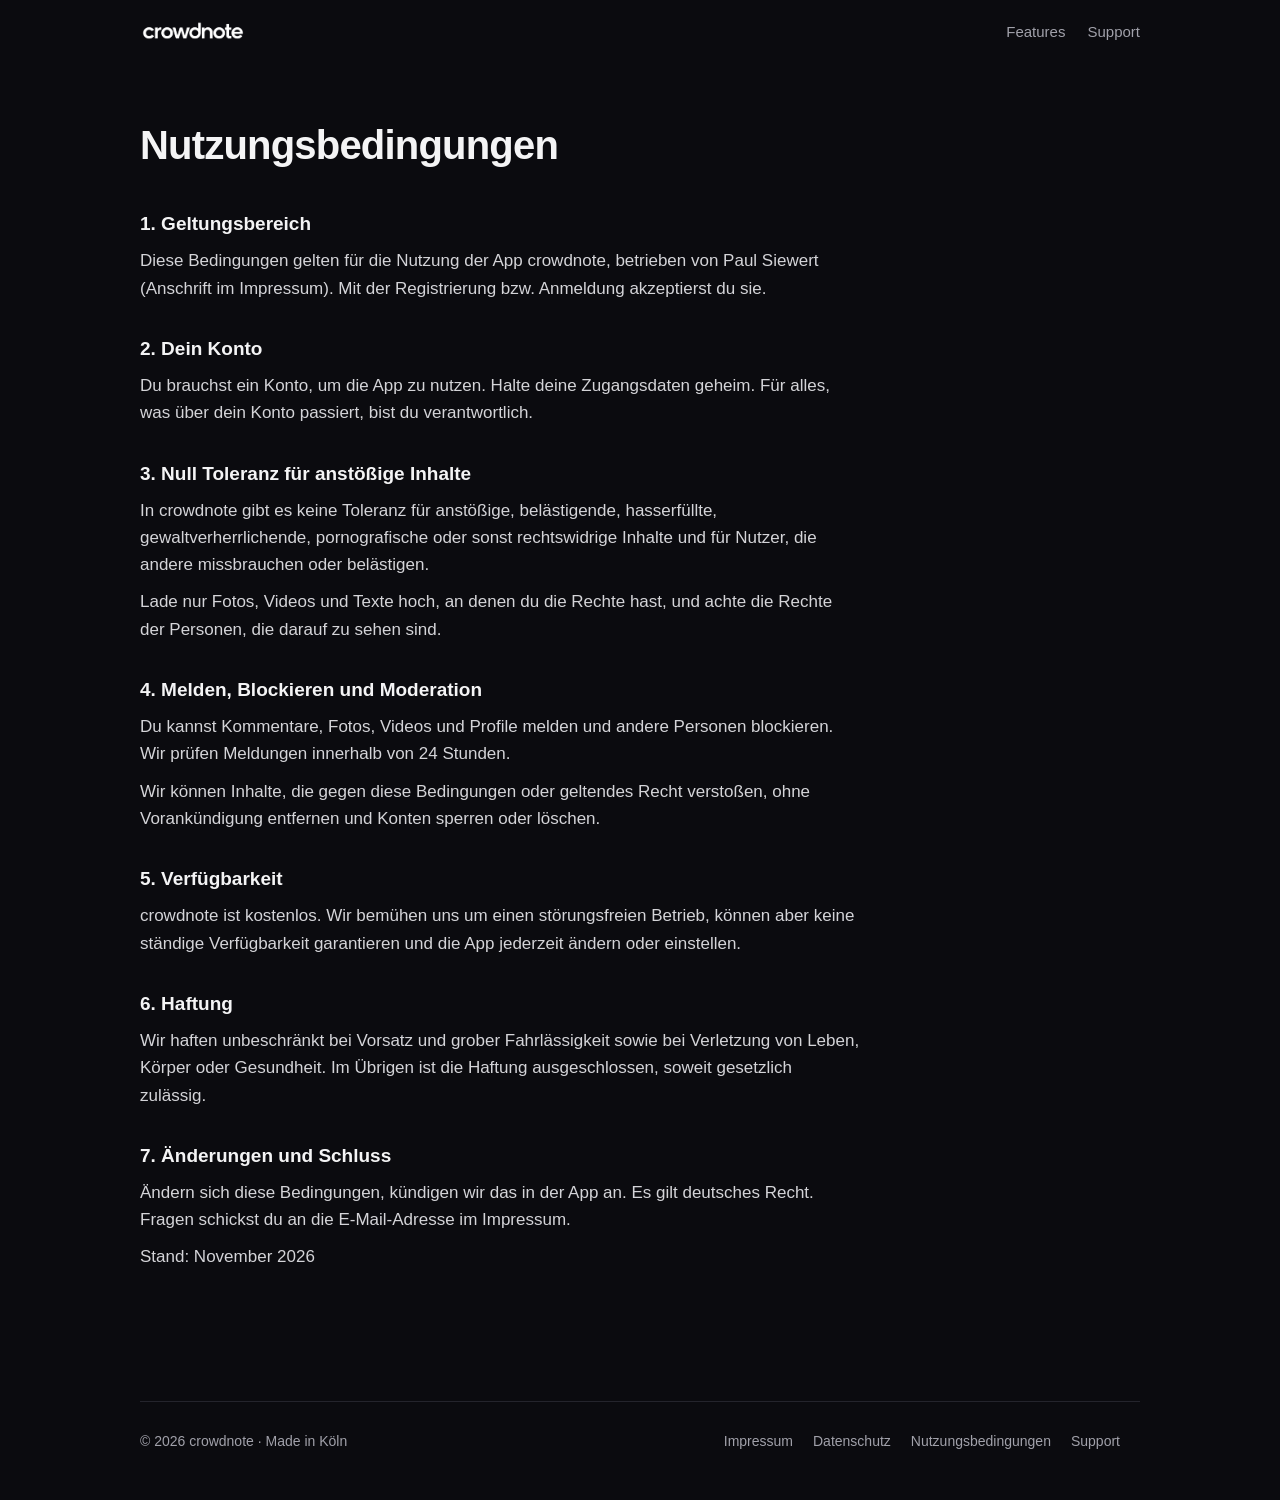
<file: nutzungsbedingungen/index.html>
<!doctype html>
<html lang="de"><head><meta charset="utf-8">
<meta name="viewport" content="width=device-width,initial-scale=1">
<title>Nutzungsbedingungen – crowdnote</title>
<meta name="description" content="Nutzungsbedingungen von crowdnote">
<meta name="theme-color" content="#0B0B0F">
<meta property="og:title" content="Nutzungsbedingungen – crowdnote">
<meta property="og:description" content="Nutzungsbedingungen von crowdnote">
<meta property="og:image" content="https://crowdnote.de/icon.png">
<link rel="icon" type="image/png" sizes="32x32" href="/favicon-32.png">
<link rel="icon" type="image/png" sizes="512x512" href="/icon.png">
<link rel="apple-touch-icon" href="/apple-touch-icon.png">
<link rel="stylesheet" href="/style.css?v=83e5bb01">
<script>document.documentElement.classList.add("js")</script>
</head><body>
<header class="top"><div class="wrap"><a href="/"><img src="/wordmark.png" alt="crowdnote"></a>
<nav><a href="/#features">Features</a><a href="/support/">Support</a></nav></div></header>
<main class="wrap"><article class="doc"><h1>Nutzungsbedingungen</h1>
<h2>1. Geltungsbereich</h2>
<p>Diese Bedingungen gelten für die Nutzung der App crowdnote, betrieben von Paul Siewert (Anschrift im Impressum). Mit der Registrierung bzw. Anmeldung akzeptierst du sie.</p>
<h2>2. Dein Konto</h2>
<p>Du brauchst ein Konto, um die App zu nutzen. Halte deine Zugangsdaten geheim. Für alles, was über dein Konto passiert, bist du verantwortlich.</p>
<h2>3. Null Toleranz für anstößige Inhalte</h2>
<p>In crowdnote gibt es keine Toleranz für anstößige, belästigende, hasserfüllte, gewaltverherrlichende, pornografische oder sonst rechtswidrige Inhalte und für Nutzer, die andere missbrauchen oder belästigen.</p>
<p>Lade nur Fotos, Videos und Texte hoch, an denen du die Rechte hast, und achte die Rechte der Personen, die darauf zu sehen sind.</p>
<h2>4. Melden, Blockieren und Moderation</h2>
<p>Du kannst Kommentare, Fotos, Videos und Profile melden und andere Personen blockieren. Wir prüfen Meldungen innerhalb von 24 Stunden.</p>
<p>Wir können Inhalte, die gegen diese Bedingungen oder geltendes Recht verstoßen, ohne Vorankündigung entfernen und Konten sperren oder löschen.</p>
<h2>5. Verfügbarkeit</h2>
<p>crowdnote ist kostenlos. Wir bemühen uns um einen störungsfreien Betrieb, können aber keine ständige Verfügbarkeit garantieren und die App jederzeit ändern oder einstellen.</p>
<h2>6. Haftung</h2>
<p>Wir haften unbeschränkt bei Vorsatz und grober Fahrlässigkeit sowie bei Verletzung von Leben, Körper oder Gesundheit. Im Übrigen ist die Haftung ausgeschlossen, soweit gesetzlich zulässig.</p>
<h2>7. Änderungen und Schluss</h2>
<p>Ändern sich diese Bedingungen, kündigen wir das in der App an. Es gilt deutsches Recht. Fragen schickst du an die E-Mail-Adresse im Impressum.</p>
<p>Stand: November 2026</p>
</article></main>
<div class="wrap"><footer><span>© 2026 crowdnote · Made in Köln</span>
<nav><a href="/impressum/">Impressum</a><a href="/datenschutz/">Datenschutz</a><a href="/nutzungsbedingungen/">Nutzungsbedingungen</a><a href="/support/">Support</a></nav></footer></div>
<script src="/site.js?v=83e5bb01"></script>
</body></html>
</file>
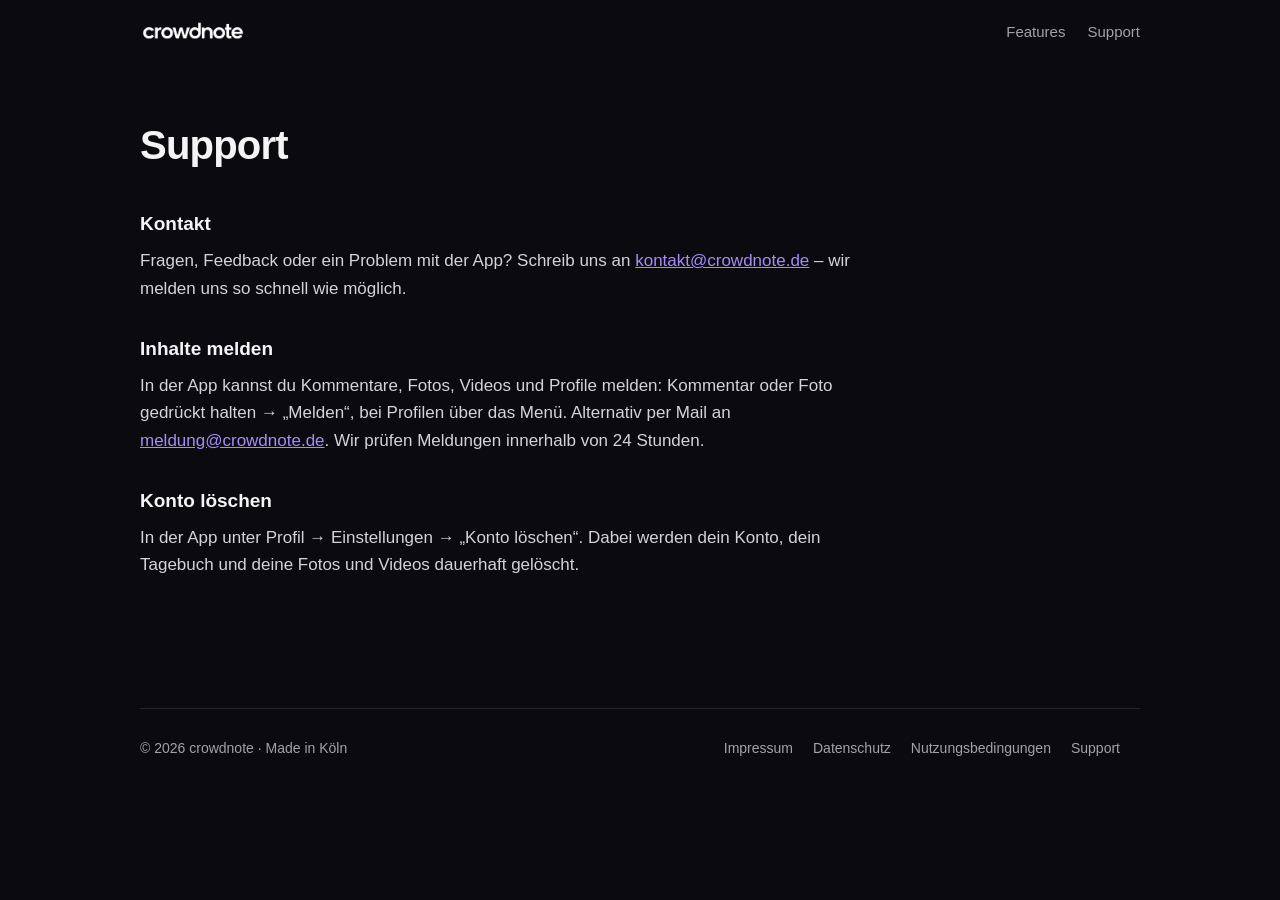
<file: support/index.html>
<!doctype html>
<html lang="de"><head><meta charset="utf-8">
<meta name="viewport" content="width=device-width,initial-scale=1">
<title>Support – crowdnote</title>
<meta name="description" content="Hilfe und Kontakt zu crowdnote">
<meta name="theme-color" content="#0B0B0F">
<meta property="og:title" content="Support – crowdnote">
<meta property="og:description" content="Hilfe und Kontakt zu crowdnote">
<meta property="og:image" content="https://crowdnote.de/icon.png">
<link rel="icon" type="image/png" sizes="32x32" href="/favicon-32.png">
<link rel="icon" type="image/png" sizes="512x512" href="/icon.png">
<link rel="apple-touch-icon" href="/apple-touch-icon.png">
<link rel="stylesheet" href="/style.css?v=83e5bb01">
<script>document.documentElement.classList.add("js")</script>
</head><body>
<header class="top"><div class="wrap"><a href="/"><img src="/wordmark.png" alt="crowdnote"></a>
<nav><a href="/#features">Features</a><a href="/support/">Support</a></nav></div></header>
<main class="wrap"><article class="doc"><h1>Support</h1>
<h2>Kontakt</h2>
<p>Fragen, Feedback oder ein Problem mit der App? Schreib uns an <a href="mailto:kontakt@crowdnote.de">kontakt@crowdnote.de</a> – wir melden uns so schnell wie möglich.</p>
<h2>Inhalte melden</h2>
<p>In der App kannst du Kommentare, Fotos, Videos und Profile melden: Kommentar oder Foto gedrückt halten → „Melden“, bei Profilen über das Menü. Alternativ per Mail an <a href="mailto:meldung@crowdnote.de">meldung@crowdnote.de</a>. Wir prüfen Meldungen innerhalb von 24 Stunden.</p>
<h2>Konto löschen</h2>
<p>In der App unter Profil → Einstellungen → „Konto löschen“. Dabei werden dein Konto, dein Tagebuch und deine Fotos und Videos dauerhaft gelöscht.</p>
</article></main>
<div class="wrap"><footer><span>© 2026 crowdnote · Made in Köln</span>
<nav><a href="/impressum/">Impressum</a><a href="/datenschutz/">Datenschutz</a><a href="/nutzungsbedingungen/">Nutzungsbedingungen</a><a href="/support/">Support</a></nav></footer></div>
<script src="/site.js?v=83e5bb01"></script>
</body></html>
</file>
<file: style.css>
:root{--bg:#0B0B0F;--card:#17171C;--glass:rgba(23,23,28,.82);--edge:rgba(255,255,255,.09);--line:#24242C;--text:#F4F4F5;--muted:#A1A1AA;--blue:#3B82F6;--violet:#A78BFA;--orange:#FF8A3D;--spring:cubic-bezier(.34,1.56,.64,1)}
*{box-sizing:border-box;margin:0}
html{background:var(--bg);color:var(--text);font:17px/1.6 -apple-system,BlinkMacSystemFont,"SF Pro Text","Helvetica Neue",Arial,sans-serif;-webkit-font-smoothing:antialiased;scroll-behavior:smooth}
body{overflow-x:hidden}
a{color:var(--text)}
.wrap{max-width:1040px;margin:0 auto;padding:0 20px}
header.top{position:sticky;top:0;z-index:20;border-bottom:1px solid transparent;transition:border-color .3s,background .3s}
header.top.scrolled{border-color:var(--line);background:rgba(11,11,15,.72);backdrop-filter:blur(14px);-webkit-backdrop-filter:blur(14px)}
header.top .wrap{display:flex;align-items:center;justify-content:space-between;height:64px}
header.top img{height:24px;display:block}
header.top nav a{color:var(--muted);text-decoration:none;font-size:15px;margin-left:22px;transition:color .2s}
header.top nav a:hover{color:var(--text)}

/* Stage: the app's welcome screen, on the web */
.hero{position:relative;text-align:center;padding:24px 0 72px}
.stage{position:relative;height:420px;max-width:640px;margin:0 auto}
.glow{position:absolute;left:50%;top:50%;width:280px;height:280px;margin:-140px 0 0 -140px;border-radius:50%;background:linear-gradient(135deg,var(--blue),var(--violet));box-shadow:0 0 60px 24px rgba(59,130,246,.5),0 0 120px 48px rgba(167,139,250,.25);filter:blur(30px);animation:breathe 4s ease-in-out infinite alternate}
@keyframes breathe{from{opacity:.35;transform:scale(.92)}to{opacity:.55;transform:scale(1.08)}}
.cone{position:absolute;top:-520px;width:110px;height:720px;transform-origin:top;border-radius:0 0 55px 55px;pointer-events:none}
.cone.l{left:calc(50% - 99px);background:linear-gradient(rgba(59,130,246,.0),rgba(59,130,246,.16) 60%,transparent);animation:swingL 6s ease-in-out infinite alternate}
.cone.r{left:calc(50% - 11px);background:linear-gradient(rgba(167,139,250,.0),rgba(167,139,250,.16) 60%,transparent);animation:swingR 6s ease-in-out infinite alternate}
@keyframes swingL{from{transform:rotate(-6deg)}to{transform:rotate(6deg)}}
@keyframes swingR{from{transform:rotate(6deg)}to{transform:rotate(-6deg)}}
.mark{position:absolute;left:50%;top:50%;width:112px;height:112px;margin:-56px 0 0 -56px;border-radius:25px;overflow:hidden;border:1px solid rgba(255,255,255,.12);box-shadow:0 18px 40px rgba(0,0,0,.55);animation:markIn .7s var(--spring) both}
.mark img{width:100%;height:100%;display:block}
@keyframes markIn{from{opacity:0;transform:scale(.85)}to{opacity:1;transform:scale(1)}}

.float{position:absolute;opacity:0;animation:arrive .9s var(--spring) forwards,bob var(--p,5s) ease-in-out infinite alternate;animation-delay:var(--d),calc(var(--d) + .9s)}
@keyframes arrive{from{opacity:0;translate:0 22px;scale:.9}to{opacity:1;translate:0 0;scale:1}}
@keyframes bob{from{translate:0 calc(var(--drift,5px) * -1)}to{translate:0 var(--drift,5px)}}
.f1{left:0;top:4%;rotate:-6deg;--d:.45s;--p:5.2s}
.f2{right:4%;top:17%;rotate:4deg;--d:.85s;--p:4.7s;--drift:4px}
.f3{left:2%;bottom:20%;rotate:-3deg;--d:1s;--p:5.6s;--drift:4px}
.f4{right:0;bottom:0;rotate:4deg;--d:.65s;--p:6.1s;--drift:6px;width:232px;height:70px}

.tcard{width:232px;height:70px;display:flex;align-items:center;gap:10px;padding:0 10px;border-radius:20px;background:var(--glass);border:1px solid var(--edge);box-shadow:0 14px 36px rgba(0,0,0,.5);text-align:left;position:relative}
.f4 .tcard{position:absolute;inset:0}
.tcard .art{width:48px;height:48px;border-radius:13px;display:grid;place-items:center;font-size:18px;flex:none}
.tcard .info{flex:1;min-width:0;line-height:1.25}
.tcard b{display:block;font-size:14px;white-space:nowrap;overflow:hidden;text-overflow:ellipsis}
.tcard small{display:block;font-size:11px;color:var(--muted);white-space:nowrap;overflow:hidden;text-overflow:ellipsis}
.tcard .rate{font-size:13px;font-weight:700;padding:3px 8px;border-radius:10px;background:rgba(255,255,255,.08)}
.friends{position:absolute;top:-9px;right:12px;display:flex}
.av{width:22px;height:22px;border-radius:50%;display:grid;place-items:center;font-size:10px;font-weight:800;color:#fff;border:2px solid var(--bg)}
.friends .av{opacity:0;animation:pop .5s var(--spring) forwards}
.friends .av+.av{margin-left:-7px}
@keyframes pop{from{opacity:0;transform:scale(.4)}to{opacity:1;transform:scale(1)}}
.sticker{position:absolute;right:-16px;bottom:-14px;rotate:10deg;opacity:0;animation:pop .5s var(--spring) 1.15s forwards}
.bubble{display:flex;align-items:center;gap:4px;padding:5px 10px;border-radius:14px;background:linear-gradient(135deg,var(--blue),var(--violet));font-weight:800;font-size:13px;box-shadow:0 8px 20px rgba(59,130,246,.4)}
.chip{display:flex;align-items:center;gap:8px;padding:7px 12px 7px 7px;border-radius:999px;background:var(--glass);border:1px solid var(--edge);box-shadow:0 14px 36px rgba(0,0,0,.5);font-size:13px;font-weight:600;white-space:nowrap}
.chip .av{border:none;width:24px;height:24px}
.stack{display:flex}.stack .av+.av{margin-left:-7px}
.rot-in{animation:rotIn .6s var(--spring) both}
.rot-out{animation:rotOut .26s ease-in both}
@keyframes rotIn{from{opacity:0;transform:translateY(18px)}to{opacity:1;transform:none}}
@keyframes rotOut{to{opacity:0;transform:translateY(-14px)}}

.hero h1{font-size:clamp(40px,7.5vw,72px);line-height:1.02;letter-spacing:-.03em;margin-top:8px}
.grad{background:linear-gradient(90deg,var(--blue),var(--violet),var(--blue));background-size:200% 100%;-webkit-background-clip:text;background-clip:text;color:transparent;animation:shine 6s linear infinite}
@keyframes shine{to{background-position:-200% 0}}
.hero p.sub{color:var(--muted);font-size:clamp(17px,2.2vw,21px);max-width:520px;margin:14px auto 0}
.up{opacity:0;animation:up .8s var(--spring) forwards;animation-delay:var(--d,0s)}
@keyframes up{from{opacity:0;transform:translateY(18px)}to{opacity:1;transform:none}}
.badge{display:inline-flex;align-items:center;gap:10px;margin-top:30px;padding:14px 22px;border-radius:999px;background:var(--card);border:1px solid var(--line);color:var(--text);font-weight:600;font-size:15px}
.badge .dot{width:8px;height:8px;border-radius:50%;background:var(--orange);box-shadow:0 0 12px var(--orange);animation:pulse 1.6s ease-in-out infinite}
@keyframes pulse{50%{box-shadow:0 0 2px var(--orange);opacity:.6}}

section.block{padding:72px 0;scroll-margin-top:40px}
details{scroll-margin-top:90px}
.kicker{color:var(--violet);font-weight:700;font-size:13px;letter-spacing:.12em;text-transform:uppercase;text-align:center}
h2.title{font-size:clamp(30px,4.5vw,44px);letter-spacing:-.02em;line-height:1.1;text-align:center;margin:10px auto 40px;max-width:640px}
.features{display:grid;grid-template-columns:repeat(auto-fit,minmax(260px,1fr));gap:16px}
.card{position:relative;background:var(--card);border:1px solid var(--line);border-radius:28px;padding:30px;overflow:hidden;transition:transform .4s var(--spring),border-color .3s}
.card:hover{transform:translateY(-4px);border-color:#34343F}
.card::before{content:"";position:absolute;inset:-1px;border-radius:inherit;padding:1px;background:linear-gradient(135deg,rgba(59,130,246,.5),transparent 40%,transparent 60%,rgba(167,139,250,.5));-webkit-mask:linear-gradient(#000 0 0) content-box,linear-gradient(#000 0 0);-webkit-mask-composite:xor;mask-composite:exclude;opacity:0;transition:opacity .3s}
.card:hover::before{opacity:1}
.card .icon{width:48px;height:48px;border-radius:14px;display:grid;place-items:center;font-size:24px;background:linear-gradient(135deg,rgba(59,130,246,.18),rgba(167,139,250,.18))}
.card h3{font-size:20px;margin:18px 0 6px;letter-spacing:-.01em}
.card p{color:var(--muted);font-size:15.5px}
.js .reveal{opacity:0;transform:translateY(24px);transition:opacity .7s ease,transform .8s var(--spring);transition-delay:var(--d,0s)}
.js .reveal.in{opacity:1;transform:none}

.legal{max-width:760px;margin:0 auto;display:grid;gap:12px}
details{background:var(--card);border:1px solid var(--line);border-radius:20px;overflow:hidden}
summary{list-style:none;cursor:pointer;padding:20px 24px;font-weight:700;font-size:18px;display:flex;justify-content:space-between;align-items:center}
summary::-webkit-details-marker{display:none}
summary .chev{width:28px;height:28px;border-radius:50%;display:grid;place-items:center;background:rgba(255,255,255,.06);transition:transform .35s var(--spring)}
details[open] summary .chev{transform:rotate(180deg)}
.legal .body{padding:0 24px 24px}
.legal h4{font-size:16px;margin:20px 0 6px}
.legal p{color:#D4D4D8;font-size:15px;margin:0 0 8px}
.legal a,.doc a{color:var(--violet)}

footer{border-top:1px solid var(--line);margin-top:40px;padding:28px 0 48px;color:var(--muted);font-size:14px;display:flex;flex-wrap:wrap;gap:12px 24px;justify-content:space-between}
footer nav a{color:var(--muted);text-decoration:none;margin-right:20px}
footer nav a:hover{color:var(--text)}
.doc{max-width:720px;padding:24px 0 80px}
.doc h1{font-size:40px;letter-spacing:-.02em;margin:24px 0 32px}
.doc h2{font-size:19px;margin:32px 0 8px}
.doc p{color:#D4D4D8;margin:0 0 10px}

@media (max-width:640px){
  header.top nav a:not(:last-child){display:none}
  .stage{height:380px}
  .f1{left:-6px;top:2%}.f2{right:-4px;top:30%}.f3{left:-4px;bottom:24%}.f4{right:-6px;bottom:0}
  .tcard,.f4{width:208px}
  .mark{width:96px;height:96px;margin:-48px 0 0 -48px;border-radius:22px}
}
@media (prefers-reduced-motion:reduce){
  *,*::before,*::after{animation-duration:.01ms!important;animation-iteration-count:1!important;transition-duration:.01ms!important}
  .js .reveal{opacity:1;transform:none}
}
</file>
